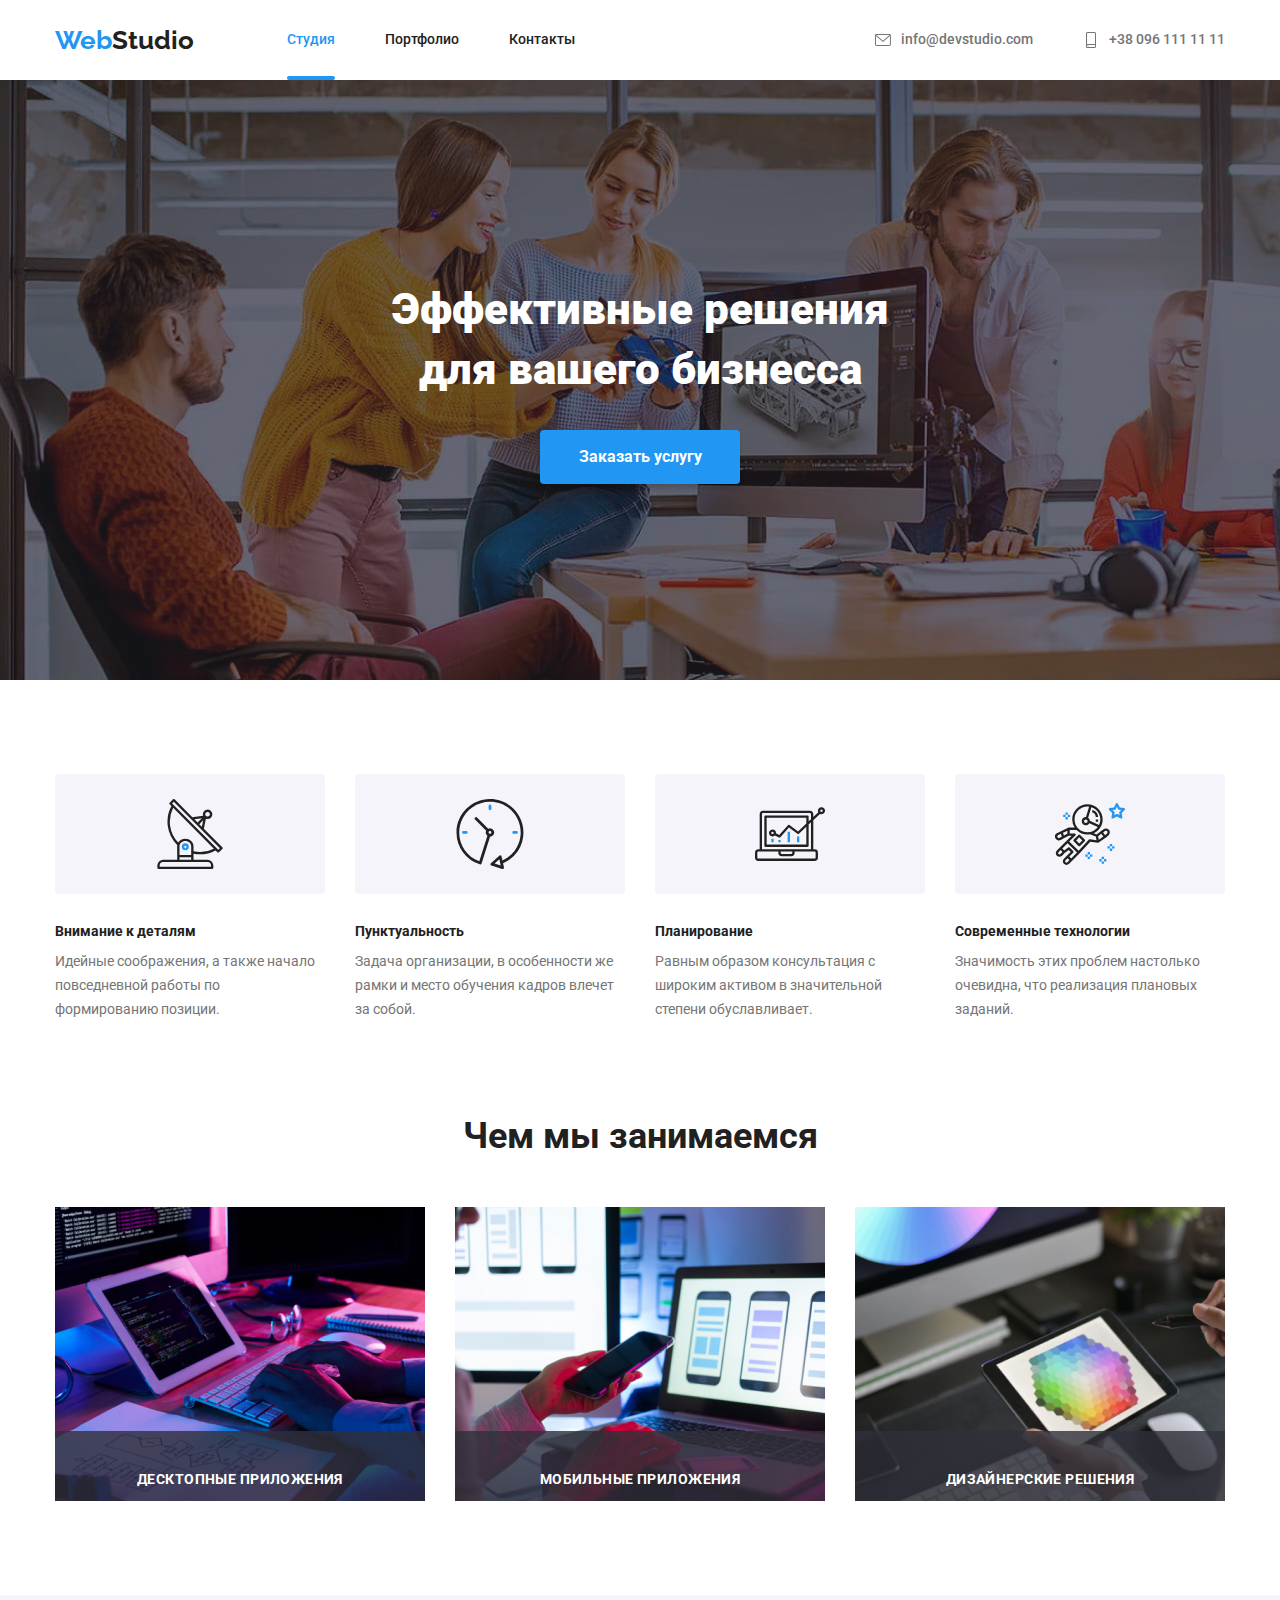
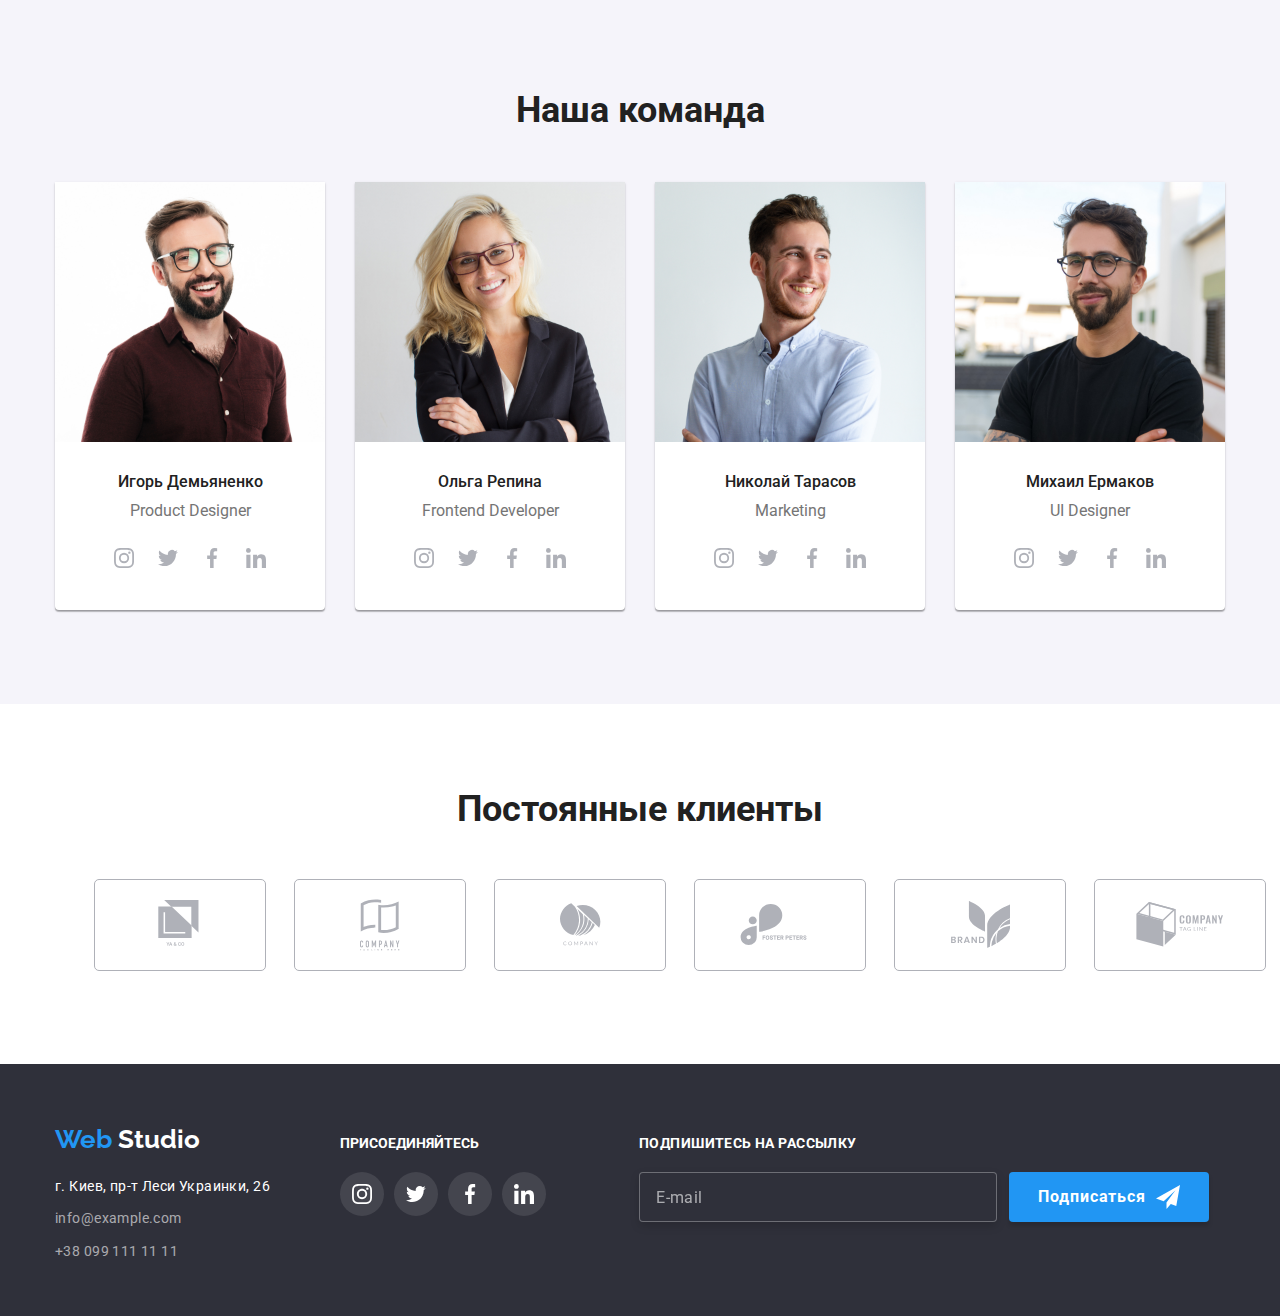
<file: index.html>
<!DOCTYPE html>
<html lang="ru">
  <head>
    <meta charset="UTF-8" />
    <meta name="viewport" content="width=device-width, initial-scale=1.0" />
    <title>Document</title>
    <link
      href="https://fonts.googleapis.com/css2?family=Raleway:wght@700&family=Roboto:wght@400;500;700;900&display=swap"
      rel="stylesheet"
    />
    <link rel="stylesheet" href="./css/normalize.css" />
    <link rel="stylesheet" href="./css/style.css" />
  </head>
  <body>
    <header class="head-navigate">
      <div class="container head">
        <nav class="navigate">
          <a href="./index.html" class="logo-link"
            ><span class="logo-web">Web</span
            ><span class="logo-studio">Studio</span></a
          >
          <ul class="site-nav list">
            <li class="item">
              <a href="" class="link current">Студия</a>
            </li>
            <li class="item">
              <a href="./portfolio.html" class="link">Портфолио</a>
            </li>
            <li class="item">
              <a href="" class="link">Контакты</a>
            </li>
          </ul>
        </nav>
        <ul class="contact-nav list">
          <li class="item">
            <a href="mailto:info@devstudio.com" class="link">
              <svg class="link-convert" width="16px" height="16px">
                <use href="./img/icon/symbol-defs2.svg#icon-convert"></use>
              </svg>
              info@devstudio.com</a
            >
          </li>
          <li class="item">
            <a href="tel:+30961111111" class="link">
              <svg class="link-tel" width="16px" height="16px">
                <use href="./img/icon/symbol-defs2.svg#icon-smartphone"></use>
              </svg>
              +38 096 111 11 11</a
            >
          </li>
        </ul>
      </div>
    </header>
    <main>
      <section class="hero">
        <h1>
          Эффективные решения<br />
          для вашего бизнесса
        </h1>
        <button class="hero-link" data-modal-open>Заказать услугу</button>
        <div class="backdrop is-hidden" data-modal>
          <div class="modal">
            <button class="modal-close-btn" data-modal-close>
              <svg class="icon-close" width="11px" height="11px">
                <use href="./img/icon/sprite-vector2.svg#icon-vector"></use>
              </svg>
            </button>
            <p class="modal-text">Оставьте свои данные, мы вам перезвоним</p>
            <form class="modal-form" autocomplete="off">
              <div class="form-field">
                <label class="form-label">
                  <span class="form-name">Имя</span>
                  <input type="text" class="form-input" name="client-name" />
                  <svg class="form-icon" width="18px" height="18px">
                    <use
                      href="./img/icon/sprite-form2.svg#icon-person-black-18dp-1"
                    ></use>
                  </svg>
                </label>
              </div>
              <div class="form-field">
                <label class="form-label">
                  <span class="form-name">Телефон</span>
                  <input type="tel" class="form-input" name="client-tel" />
                  <svg class="form-icon" width="18px" height="18px">
                    <use
                      href="./img/icon/sprite-form2.svg#icon-phone-black-18dp-1"
                    ></use>
                  </svg>
                </label>
              </div>
              <div class="form-field">
                <label class="form-label">
                  <span class="form-name">Почта</span>
                  <input type="email" class="form-input" name="client-mail" />
                  <svg class="form-icon" width="18px" height="18px">
                    <use
                      href="./img/icon/sprite-form2.svg#icon-email-black-18dp-1"
                    ></use>
                  </svg>
                </label>
              </div>
              <div class="form-field">
                <label class="form-label">
                  <span class="form-name">Комментарий</span>
                  <textarea
                    class="form-textarea"
                    name="client-comment"
                    rows="10"
                    placeholder="Введите текст"
                  ></textarea>
                </label>
              </div>
              <div class="checkbox-field">
                <label class="checkbox-label">
                  <input
                    class="checkbox-input"
                    type="checkbox"
                    name="license"
                    value=""
                    id="license"
                  />
                  <span class="checkbox-text"
                    >Соглашаюсь с рассылкой и принимаю
                    <a href="" class="checkbox-link"> Условия договора</a></span
                  >
                </label>
              </div>
              <button class="form-button" type="submit">Отправить</button>
            </form>
          </div>
        </div>
      </section>
      <section class="section advantage">
        <div class="container">
          <ul class="advantage-list list">
            <li class="item">
              <div class="advantage-icon">
                <svg class="icon-antenna" width="70px" height="70px">
                  <use href="./img/icon/symbol-defs2.svg#icon-antenna"></use>
                </svg>
              </div>
              <h3>Внимание к деталям</h3>
              <p>
                Идейные соображения, а также начало повседневной работы по
                формированию позиции.
              </p>
            </li>
            <li class="item">
              <div class="advantage-icon">
                <svg class="icon-clock" width="70px" height="70px">
                  <use href="./img/icon/symbol-defs2.svg#icon-clock"></use>
                </svg>
              </div>
              <h3>Пунктуальность</h3>
              <p>
                Задача организации, в особенности же рамки и место обучения
                кадров влечет за собой.
              </p>
            </li>
            <li class="item">
              <div class="advantage-icon">
                <svg class="icon-diagram" width="70px" height="70px">
                  <use href="./img/icon/symbol-defs2.svg#icon-diagram"></use>
                </svg>
              </div>
              <h3>Планирование</h3>
              <p>
                Равным образом консультация с широким активом в значительной
                степени обуславливает.
              </p>
            </li>
            <li class="item">
              <div class="advantage-icon">
                <svg class="icon-astronaut" width="70px" height="70px">
                  <use href="./img/icon/symbol-defs2.svg#icon-astronaut"></use>
                </svg>
              </div>
              <h3>Современные технологии</h3>
              <p>
                Значимость этих проблем настолько очевидна, что реализация
                плановых заданий.
              </p>
            </li>
          </ul>
        </div>
      </section>
      <section class="section works">
        <div class="container">
          <h2 class="works-title">Чем мы занимаемся</h2>
          <ul class="works-photo list">
            <li class="item">
              <img src="./img/box1.jpg" alt="фото1" width="370" height="294" />
              <div class="works-overlay">
                <p class="works-text">ДЕСКТОПНЫЕ ПРИЛОЖЕНИЯ</p>
              </div>
            </li>
            <li class="item">
              <img src="./img/box2.jpg" alt="фото2" width="370" height="294" />
              <div class="works-overlay">
                <p class="works-text">МОБИЛЬНЫЕ ПРИЛОЖЕНИЯ</p>
              </div>
            </li>
            <li class="item">
              <img src="./img/box3.jpg" alt="фото3" width="370" height="294" />
              <div class="works-overlay">
                <p class="works-text">ДИЗАЙНЕРСКИЕ РЕШЕНИЯ</p>
              </div>
            </li>
          </ul>
        </div>
      </section>
      <section class="section command">
        <div class="container">
          <h2 class="command-title">Наша команда</h2>
          <ul class="command-list list">
            <li class="comand-members">
              <img
                src="./img/demjanenko.jpg"
                alt="foto Demjanenko"
                width="270"
              />
              <div class="comands-names">
                <h3>Игорь Демьяненко</h3>
                <p>Product Designer</p>
                <ul class="button-list list">
                  <li>
                    <a
                      href=""
                      class="button-link"
                      aria-label="Ссылка на Instagram"
                    >
                      <svg class="icon-link" width="20px" height="20px">
                        <use
                          href="./img/icon/symbol-defs2.svg#icon-instagram1"
                        ></use>
                      </svg>
                    </a>
                  </li>
                  <li>
                    <a
                      href=""
                      class="button-link"
                      aria-label="Ссылка на Twitter"
                    >
                      <svg class="icon-link" width="20px" height="20px">
                        <use
                          href="./img/icon/symbol-defs2.svg#icon-twitter1"
                        ></use>
                      </svg>
                    </a>
                  </li>
                  <li>
                    <a
                      href=""
                      class="button-link"
                      aria-label="Ссылка на Facebook"
                    >
                      <svg class="icon-link" width="20px" height="20px">
                        <use
                          href="./img/icon/symbol-defs2.svg#icon-facebook1"
                        ></use>
                      </svg>
                    </a>
                  </li>
                  <li>
                    <a
                      href=""
                      class="button-link"
                      aria-label="Ссылка на Linkedin"
                    >
                      <svg class="icon-link" width="20px" height="20px">
                        <use
                          href="./img/icon/symbol-defs2.svg#icon-linkedin1"
                        ></use>
                      </svg>
                    </a>
                  </li>
                </ul>
              </div>
            </li>
            <li class="comand-members">
              <img src="./img/repina.jpg" alt="foto Repina" width="270" />
              <div class="comands-names">
                <h3>Ольга Репина</h3>
                <p>Frontend Developer</p>
                <ul class="button-list list">
                  <li>
                    <a
                      href=""
                      class="button-link"
                      aria-label="Ссылка на Instagram"
                    >
                      <svg class="icon-link" width="20px" height="20px">
                        <use
                          href="./img/icon/symbol-defs2.svg#icon-instagram1"
                        ></use>
                      </svg>
                    </a>
                  </li>
                  <li>
                    <a
                      href=""
                      class="button-link"
                      aria-label="Ссылка на Twitter"
                    >
                      <svg class="icon-link" width="20px" height="20px">
                        <use
                          href="./img/icon/symbol-defs2.svg#icon-twitter1"
                        ></use>
                      </svg>
                    </a>
                  </li>
                  <li>
                    <a
                      href=""
                      class="button-link"
                      aria-label="Ссылка на Facebook"
                    >
                      <svg class="icon-link" width="20px" height="20px">
                        <use
                          href="./img/icon/symbol-defs2.svg#icon-facebook1"
                        ></use>
                      </svg>
                    </a>
                  </li>
                  <li>
                    <a
                      href=""
                      class="button-link"
                      aria-label="Ссылка на Linkedin"
                    >
                      <svg class="icon-link" width="20px" height="20px">
                        <use
                          href="./img/icon/symbol-defs2.svg#icon-linkedin1"
                        ></use>
                      </svg>
                    </a>
                  </li>
                </ul>
              </div>
            </li>
            <li class="comand-members">
              <img src="./img/tarasov.jpg" alt="foto Ermakov" width="270" />
              <div class="comands-names">
                <h3>Николай Тарасов</h3>
                <p>Marketing</p>
                <ul class="button-list list">
                  <li>
                    <a
                      href=""
                      class="button-link"
                      aria-label="Ссылка на Instagram"
                    >
                      <svg class="icon-link" width="20px" height="20px">
                        <use
                          href="./img/icon/symbol-defs2.svg#icon-instagram1"
                        ></use>
                      </svg>
                    </a>
                  </li>
                  <li>
                    <a
                      href=""
                      class="button-link"
                      aria-label="Ссылка на Twitter"
                    >
                      <svg class="icon-link" width="20px" height="20px">
                        <use
                          href="./img/icon/symbol-defs2.svg#icon-twitter1"
                        ></use>
                      </svg>
                    </a>
                  </li>
                  <li>
                    <a
                      href=""
                      class="button-link"
                      aria-label="Ссылка на Facebook"
                    >
                      <svg class="icon-link" width="20px" height="20px">
                        <use
                          href="./img/icon/symbol-defs2.svg#icon-facebook1"
                        ></use>
                      </svg>
                    </a>
                  </li>
                  <li>
                    <a
                      href=""
                      class="button-link"
                      aria-label="Ссылка на Linkedin"
                    >
                      <svg class="icon-link" width="20px" height="20px">
                        <use
                          href="./img/icon/symbol-defs2.svg#icon-linkedin1"
                        ></use>
                      </svg>
                    </a>
                  </li>
                </ul>
              </div>
            </li>
            <li class="comand-members">
              <img src="./img/ermakov.jpg" alt="foto Ermakov" width="270" />
              <div class="comands-names">
                <h3>Михаил Ермаков</h3>
                <p>UI Designer</p>
                <ul class="button-list list">
                  <li>
                    <a
                      href=""
                      class="button-link"
                      aria-label="Ссылка на Instagram"
                    >
                      <svg class="icon-link" width="20px" height="20px">
                        <use
                          href="./img/icon/symbol-defs2.svg#icon-instagram1"
                        ></use>
                      </svg>
                    </a>
                  </li>
                  <li>
                    <a
                      href=""
                      class="button-link"
                      aria-label="Ссылка на Twitter"
                    >
                      <svg class="icon-link" width="20px" height="20px">
                        <use
                          href="./img/icon/symbol-defs2.svg#icon-twitter1"
                        ></use>
                      </svg>
                    </a>
                  </li>
                  <li>
                    <a
                      href=""
                      class="button-link"
                      aria-label="Ссылка на Facebook"
                    >
                      <svg class="icon-link" width="20px" height="20px">
                        <use
                          href="./img/icon/symbol-defs2.svg#icon-facebook1"
                        ></use>
                      </svg>
                    </a>
                  </li>
                  <li>
                    <a
                      href=""
                      class="button-link"
                      aria-label="Ссылка на Linkedin"
                    >
                      <svg class="icon-link" width="20px" height="20px">
                        <use
                          href="./img/icon/symbol-defs2.svg#icon-linkedin1"
                        ></use>
                      </svg>
                    </a>
                  </li>
                </ul>
              </div>
            </li>
          </ul>
        </div>
      </section>
      <section class="section clients">
        <div class="container">
          <h2>Постоянные клиенты</h2>
          <ul class="clients-list list">
            <li class="clients-item">
              <a
                href=""
                class="clients-link"
                aria-label="Cсылка на сайт клиента№1"
              >
                <svg class="clients-icon" width="45px" height="49px">
                  <use href="./img/icon/symbol-defs2.svg#icon-logo1"></use>
                </svg>
              </a>
            </li>
            <li class="clients-item">
              <a
                href=""
                class="clients-link"
                aria-label="Cсылка на сайт клиента№2"
              >
                <svg class="clients-icon" width="40px" height="52px">
                  <use href="./img/icon/symbol-defs2.svg#icon-logo2"></use>
                </svg>
              </a>
            </li>
            <li class="clients-item">
              <a
                href=""
                class="clients-link"
                aria-label="Cсылка на сайт клиента№3"
              >
                <svg class="clients-icon" width="41px" height="43px">
                  <use href="./img/icon/symbol-defs2.svg#icon-logo3"></use>
                </svg>
              </a>
            </li>
            <li class="clients-item">
              <a
                href=""
                class="clients-link"
                aria-label="Cсылка на сайт клиента№4"
              >
                <svg class="clients-icon" width="80px" height="42px">
                  <use href="./img/icon/symbol-defs2.svg#icon-logo4"></use>
                </svg>
              </a>
            </li>
            <li class="clients-item">
              <a
                href=""
                class="clients-link"
                aria-label="Cсылка на сайт клиента№5"
              >
                <svg class="clients-icon" width="59px" height="47px">
                  <use href="./img/icon/symbol-defs2.svg#icon-logo5"></use>
                </svg>
              </a>
            </li>
            <li class="clients-item">
              <a
                href=""
                class="clients-link"
                aria-label="Cсылка на сайт клиента№6"
              >
                <svg class="clients-icon" width="88px" height="45px">
                  <use href="./img/icon/symbol-defs2.svg#icon-logo6"></use>
                </svg>
              </a>
            </li>
          </ul>
        </div>
      </section>
    </main>
    <footer class="footer">
      <div class="container">
        <div class="main-contacts">
          <a href="./index.html" class="logo-link">
            <span class="logo-web">Web</span>
            <span class="logo-studio-footer">Studio</span>
          </a>
          <address class="adress">
            <span class="adress-name"
              >г. Киев, пр-т Леси Украинки, 26<br
            /></span>
            <a href="mailto:info@example.com" class="adress-mail"
              >info@example.com</a
            >
            <a href="tel:+380991111111" class="adress-tel">+38 099 111 11 11</a>
          </address>
        </div>
        <div class="networks">
          <p>ПРИСОЕДИНЯЙТЕСЬ</p>
          <ul class="networks-list list">
            <li class="networks-item">
              <a class="networks-link" href="">
                <svg class="networks-icon" width="20px" height="20px">
                  <use href="./img/icon/symbol-defs2.svg#icon-instagram2"></use>
                </svg>
              </a>
            </li>
            <li class="networks-item">
              <a class="networks-link" href="">
                <svg class="networks-icon" width="20px" height="20px">
                  <use href="./img/icon/symbol-defs2.svg#icon-twitter2"></use>
                </svg>
              </a>
            </li>
            <li class="networks-item">
              <a class="networks-link" href="">
                <svg class="networks-icon" width="20px" height="20px">
                  <use href="./img/icon/symbol-defs2.svg#icon-facebook2"></use>
                </svg>
              </a>
            </li>
            <li class="networks-item">
              <a class="networks-link" href="">
                <svg class="networks-icon" width="20px" height="20px">
                  <use href="./img/icon/symbol-defs2.svg#icon-linkedin2"></use>
                </svg>
              </a>
            </li>
          </ul>
        </div>
        <div class="form-area">
          <b>Подпишитесь на рассылку</b>
          <form class="footer-form" autocomplete="off">
            <input
              class="form-area-input"
              type="email"
              name="mail"
              id="mail"
              placeholder="E-mail"
            />
            <button class="footer-form-button" type="submit">
              Подписаться
              <svg class="footer-form-icon" width="24px" height="24px">
                <use href="./img/icon/sprite-form2.svg#icon-send"></use>
              </svg>
            </button>
          </form>
        </div>
      </div>
    </footer>
    <script src="./js/modal.js"></script>
  </body>
</html>
</file>
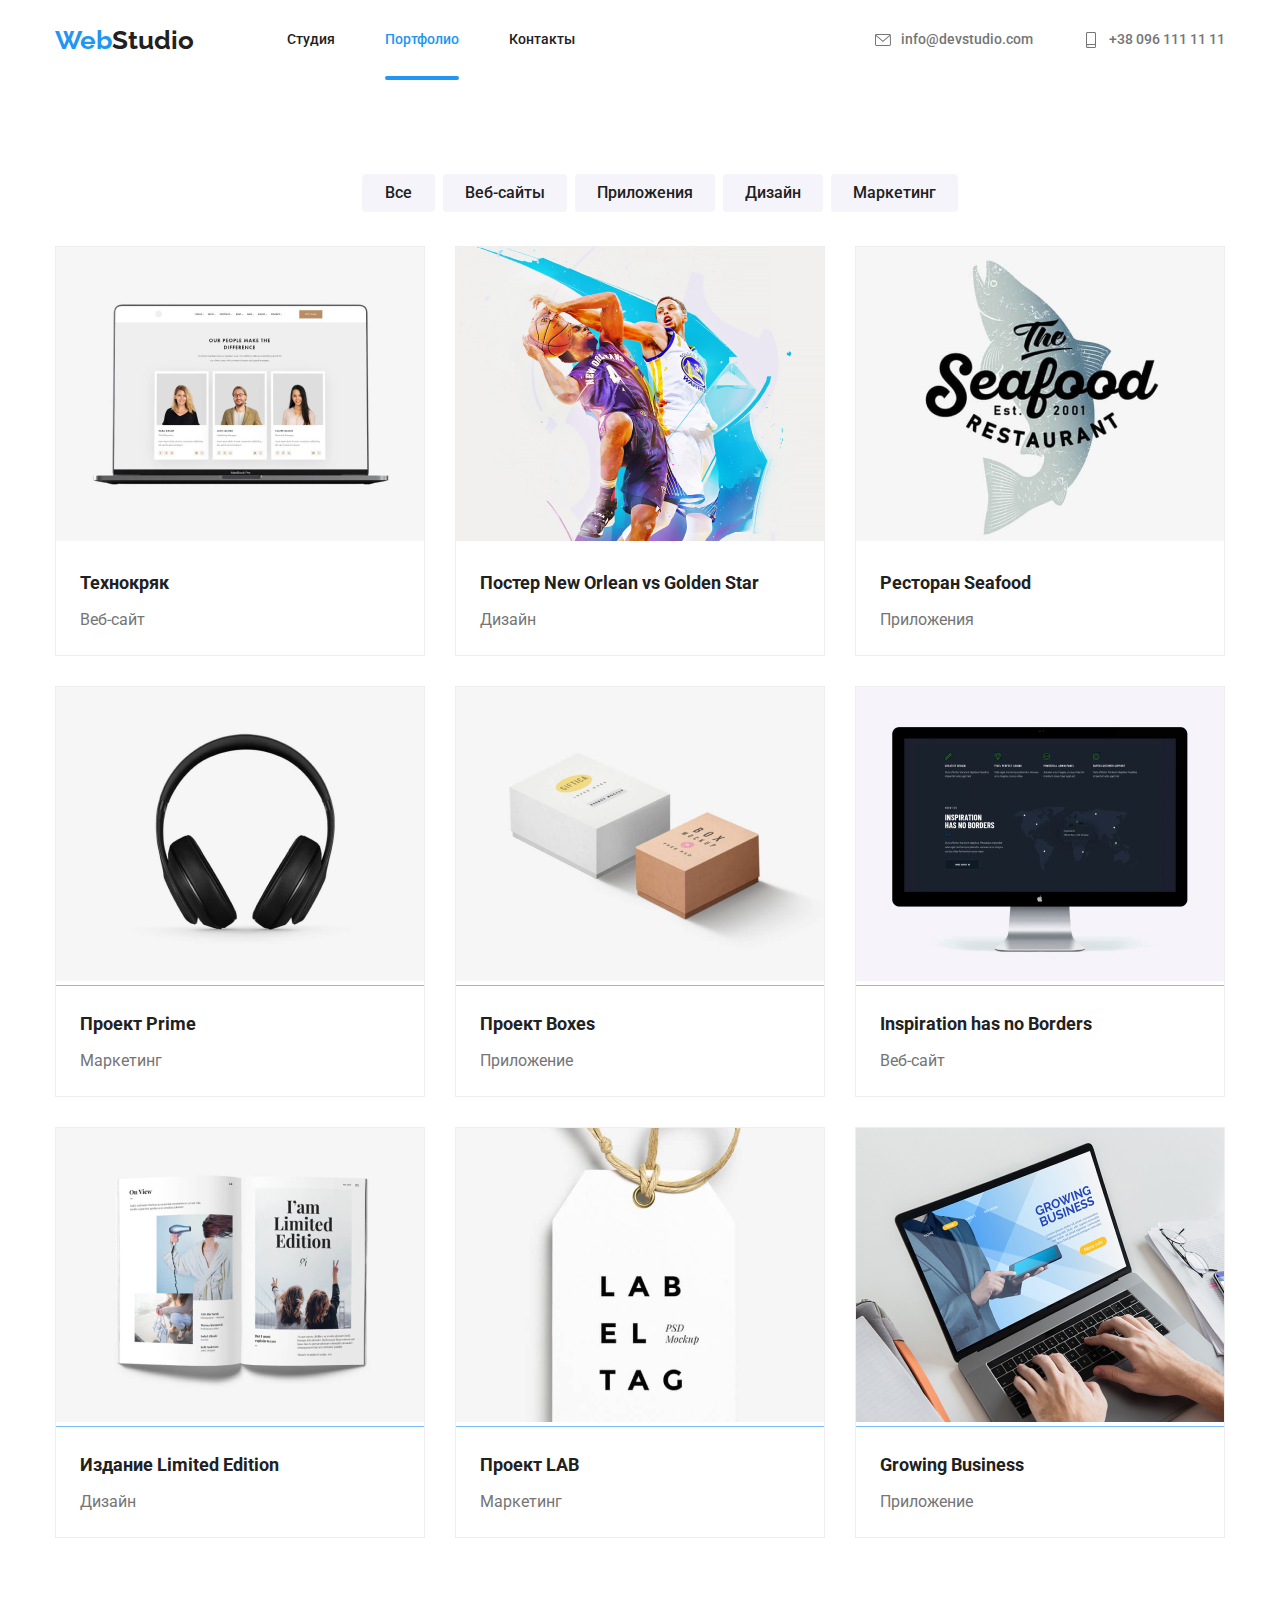
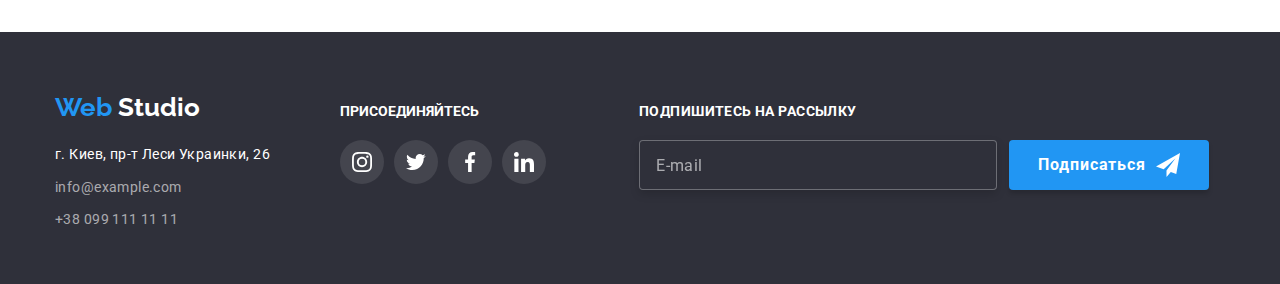
<file: portfolio.html>
<!DOCTYPE html>
<html lang="en">
  <head>
    <meta charset="UTF-8" />
    <meta name="viewport" content="width=device-width, initial-scale=1.0" />
    <title>Портфолио</title>
    <link
      href="https://fonts.googleapis.com/css2?family=Raleway:wght@700&family=Roboto:wght@400;500;700;900&display=swap"
      rel="stylesheet"
    />
    <link rel="stylesheet" href="./css/normalize.css" />
    <link rel="stylesheet" href="./css/style.css" />
  </head>
  <body>
    <header class="head-navigate">
      <div class="container head">
        <nav class="navigate">
          <a href="./index.html" class="logo-link"
            ><span class="logo-web">Web</span
            ><span class="logo-studio">Studio</span></a
          >
          <ul class="site-nav list">
            <li class="item">
              <a href="./index.html" class="link">Студия</a>
            </li>
            <li class="item">
              <a href="./portfolio.html" class="link current">Портфолио</a>
            </li>
            <li class="item">
              <a href="" class="link">Контакты</a>
            </li>
          </ul>
        </nav>
        <ul class="contact-nav list">
          <li class="item">
            <a href="mailto:info@devstudio.com" class="link">
              <svg class="link-convert" width="16px" height="16px">
                <use href="./img/icon/symbol-defs2.svg#icon-convert"></use>
              </svg>
              info@devstudio.com</a
            >
          </li>
          <li class="item">
            <a href="tel:+30961111111" class="link">
              <svg class="link-tel" width="16px" height="16px">
                <use href="./img/icon/symbol-defs2.svg#icon-smartphone"></use>
              </svg>
              +38 096 111 11 11</a
            >
          </li>
        </ul>
      </div>
    </header>
    <main>
      <section class="portfolio">
        <div class="container">
          <ul class="features-list list">
            <li class="item">
              <a href="">Все</a>
            </li>
            <li class="item">
              <a href="">Веб-сайты</a>
            </li>
            <li class="item">
              <a href="">Приложения</a>
            </li>
            <li class="item">
              <a href="">Дизайн</a>
            </li>
            <li class="item">
              <a href="">Маркетинг</a>
            </li>
          </ul>
          <ul class="services-list list">
            <li class="item">
              <a class="services-link" href="">
                <div class="services-cover">
                  <img src="./img/tehno.jpg" alt="пример сайта" />
                  <div class="services-overlay">
                    <p class="services-text">
                      Технокряк это современная площадка распространения
                      коронавируса. Компании используют эту платформу для
                      цифрового шпионажа и атак на защищённые сервера
                      конкурентов.
                    </p>
                  </div>
                </div>
                <div class="services-names">
                  <h2 class="">Технокряк</h2>
                  <p>Веб-сайт</p>
                </div>
              </a>
            </li>
            <li class="item">
              <a class="services-link" href="">
                <div class="services-cover">
                  <img src="./img/poster.jpg" alt="пример сайта" />
                  <div class="services-overlay">
                    <p class="services-text">
                      Технокряк это современная площадка распространения
                      коронавируса. Компании используют эту платформу для
                      цифрового шпионажа и атак на защищённые сервера
                      конкурентов.
                    </p>
                  </div>
                </div>
                <div class="services-names">
                  <h2>Постер New Orlean vs Golden Star</h2>
                  <p>Дизайн</p>
                </div>
              </a>
            </li>
            <li class="item">
              <a class="services-link" href="">
                <div class="services-cover">
                  <img src="./img/seafood.jpg" alt="пример сайта" />
                  <div class="services-overlay">
                    <p class="services-text">
                      Технокряк это современная площадка распространения
                      коронавируса. Компании используют эту платформу для
                      цифрового шпионажа и атак на защищённые сервера
                      конкурентов.
                    </p>
                  </div>
                </div>
                <div class="services-names">
                  <h2>Ресторан Seafood</h2>
                  <p>Приложения</p>
                </div>
              </a>
            </li>
            <li class="item">
              <a class="services-link" href="">
                <div class="services-cover">
                  <img src="./img/prime.jpg" alt="пример сайта" />
                  <div class="services-overlay">
                    <p class="services-text">
                      Технокряк это современная площадка распространения
                      коронавируса. Компании используют эту платформу для
                      цифрового шпионажа и атак на защищённые сервера
                      конкурентов.
                    </p>
                  </div>
                </div>
                <div class="services-names">
                  <h2>Проект Prime</h2>
                  <p>Маркетинг</p>
                </div>
              </a>
            </li>
            <li class="item">
              <a class="services-link" href="">
                <div class="services-cover">
                  <img src="./img/boxes.jpg" alt="пример сайта" />
                  <div class="services-overlay">
                    <p class="services-text">
                      Технокряк это современная площадка распространения
                      коронавируса. Компании используют эту платформу для
                      цифрового шпионажа и атак на защищённые сервера
                      конкурентов.
                    </p>
                  </div>
                </div>
                <div class="services-names">
                  <h2>Проект Boxes</h2>
                  <p>Приложение</p>
                </div>
              </a>
            </li>
            <li class="item">
              <a class="services-link" href="">
                <div class="services-cover">
                  <img
                    src="./img/InspirationhasnoBorders.jpg"
                    alt="пример сайта"
                  />
                  <div class="services-overlay">
                    <p class="services-text">
                      Технокряк это современная площадка распространения
                      коронавируса. Компании используют эту платформу для
                      цифрового шпионажа и атак на защищённые сервера
                      конкурентов.
                    </p>
                  </div>
                </div>
                <div class="services-names">
                  <h2>Inspiration has no Borders</h2>
                  <p>Веб-сайт</p>
                </div>
              </a>
            </li>
            <li class="item">
              <a class="services-link" href="">
                <div class="services-cover">
                  <img src="./img/limitededition.jpg" alt="пример сайта" />
                  <div class="services-overlay">
                    <p class="services-text">
                      Технокряк это современная площадка распространения
                      коронавируса. Компании используют эту платформу для
                      цифрового шпионажа и атак на защищённые сервера
                      конкурентов.
                    </p>
                  </div>
                </div>
                <div class="services-names">
                  <h2>Издание Limited Edition</h2>
                  <p>Дизайн</p>
                </div>
              </a>
            </li>
            <li class="item">
              <a class="services-link" href="">
                <div class="services-cover">
                  <img src="./img/labeltag.jpg" alt="пример сайта" />
                  <div class="services-overlay">
                    <p class="services-text">
                      Технокряк это современная площадка распространения
                      коронавируса. Компании используют эту платформу для
                      цифрового шпионажа и атак на защищённые сервера
                      конкурентов.
                    </p>
                  </div>
                </div>
                <div class="services-names">
                  <h2>Проект LAB</h2>
                  <p>Маркетинг</p>
                </div>
              </a>
            </li>
            <li class="item">
              <a class="services-link" href="">
                <div class="services-cover">
                  <img src="./img/growingbussines.jpg" alt="пример сайта" />
                  <div class="services-overlay">
                    <p class="services-text">
                      Технокряк это современная площадка распространения
                      коронавируса. Компании используют эту платформу для
                      цифрового шпионажа и атак на защищённые сервера
                      конкурентов.
                    </p>
                  </div>
                </div>
                <div class="services-names">
                  <h2>Growing Business</h2>
                  <p>Приложение</p>
                </div>
              </a>
            </li>
          </ul>
        </div>
      </section>
    </main>
    <footer class="footer">
      <div class="container">
        <div class="main-contacts">
          <a href="./index.html" class="logo-link">
            <span class="logo-web">Web</span>
            <span class="logo-studio-footer">Studio</span>
          </a>
          <address class="adress">
            <span class="adress-name"
              >г. Киев, пр-т Леси Украинки, 26<br
            /></span>
            <a href="mailto:info@example.com" class="adress-mail"
              >info@example.com</a
            >
            <a href="tel:+380991111111" class="adress-tel">+38 099 111 11 11</a>
          </address>
        </div>
        <div class="networks">
          <p>ПРИСОЕДИНЯЙТЕСЬ</p>
          <ul class="networks-list list">
            <li class="networks-item">
              <a class="networks-link" href="">
                <svg class="networks-icon" width="20px" height="20px">
                  <use href="./img/icon/symbol-defs2.svg#icon-instagram2"></use>
                </svg>
              </a>
            </li>
            <li class="networks-item">
              <a class="networks-link" href="">
                <svg class="networks-icon" width="20px" height="20px">
                  <use href="./img/icon/symbol-defs2.svg#icon-twitter2"></use>
                </svg>
              </a>
            </li>
            <li class="networks-item">
              <a class="networks-link" href="">
                <svg class="networks-icon" width="20px" height="20px">
                  <use href="./img/icon/symbol-defs2.svg#icon-facebook2"></use>
                </svg>
              </a>
            </li>
            <li class="networks-item">
              <a class="networks-link" href="">
                <svg class="networks-icon" width="20px" height="20px">
                  <use href="./img/icon/symbol-defs2.svg#icon-linkedin2"></use>
                </svg>
              </a>
            </li>
          </ul>
        </div>
        <div class="form-area">
          <b>Подпишитесь на рассылку</b>
          <form class="footer-form" autocomplete="off">
            <input
              class="form-area-input"
              type="email"
              name="mail"
              id="mail"
              placeholder="E-mail"
            />
            <button class="footer-form-button" type="submit">
              Подписаться
              <svg class="footer-form-icon" width="24px" height="24px">
                <use href="./img/icon/sprite-form2.svg#icon-send"></use>
              </svg>
            </button>
          </form>
        </div>
      </div>
    </footer>
  </body>
</html>
</file>
<file: css/style.css>
html {
  box-sizing: border-box;
}

*,
*::before,
*::after {
  box-sizing: inherit;
}

:root {
  --main-text-color: #757575;
  --title-text-color: #212121;
  --accent-color: #2196f3;
  --white-color: #ffffff;
  --second-background-color: #f5f4fa;
  --footer-background-color: #2f303a;
  --link-footer-color: rgba(255, 255, 255, 0.6);
  --link-color: #afb1b8;
  --network-color: rgba(255, 255, 255, 0.1);
  --works-overlay-color: rgba(47, 48, 58, 0.8);
  --backdrop-color: rgba(0, 0, 0, 0.2);
  --placeholder-color: rgba(117, 117, 117, 0.5);
  --form-input-color: rgba(33, 33, 33, 0.2);
}

body {
  color: var(--main-text-color);
  margin: 0;
  font-family: Roboto, sans-serif;
}

a,
button {
  cursor: pointer;
}

.list {
  list-style: none;
}

.container {
  width: 1200px;
  padding-left: 15px;
  padding-right: 15px;
  margin-left: auto;
  margin-right: auto;
}

.head-navigate {
  height: 80px;
}

.container.head {
  height: 80px;
  display: flex;
  align-items: center;
}

.navigate {
  display: flex;
  align-items: center;
}

.logo-link {
  font-family: Raleway, sans-serif;
  font-weight: 700;
  font-size: 26px;
  line-height: 1.19;
  color: var(--accent-color);
  text-decoration: none;
}

.logo-studio {
  color: var(--title-text-color);
}

.site-nav {
  margin-left: 93px;
  padding: 0px;
  display: flex;
  margin-top: 0px;
  margin-bottom: 0px;
}

.site-nav .item:not(:last-child) {
  margin-right: 50px;
}

.site-nav .link {
  display: block;
  padding-top: 32px;
  padding-bottom: 32px;

  transition: color 250ms cubic-bezier(0.4, 0, 0.2, 1);

  color: var(--title-text-color);
  font-weight: 500;
  font-size: 14px;
  line-height: 1.14;
  text-decoration: none;
}

.site-nav .link.current {
  position: relative;
  color: var(--accent-color);
}

.site-nav .link.current::after {
  content: '';
  position: absolute;
  bottom: 0;
  left: 0;
  width: 100%;
  height: 4px;
  border-radius: 2px;
  background-color: var(--accent-color);
}

.site-nav .link:hover,
.site-nav .link:focus,
.contact-nav .link:hover,
.contact-nav .link:focus {
  color: var(--accent-color);
}

.contact-nav {
  display: flex;
  margin-top: 0px;
  margin-bottom: 0px;
  margin-left: auto;
  padding: 0px;
}

.contact-nav .item + .item {
  margin-left: 50px;
}

.contact-nav .link {
  display: inline-flex;
  align-items: center;
  padding-top: 32px;
  padding-bottom: 32px;
  margin: 0px;

  transition: color 250ms cubic-bezier(0.4, 0, 0.2, 1);

  color: var(--main-text-color);
  font-family: Roboto, sans-serif;
  font-weight: 500;
  font-size: 14px;
  line-height: 1.14;
  text-decoration: none;
}

.link-convert,
.link-tel {
  fill: currentColor;
  margin-right: 10px;
}

.hero {
  height: 600px;
  max-width: 1600px;
  padding: 200px 0px;
  margin-top: 0px;
  margin-bottom: 0px;
  margin-left: auto;
  margin-right: auto;
  text-align: center;
  background-color: #2f303a;
  background-image: linear-gradient(
      to right,
      rgba(47, 48, 58, 0.4),
      rgba(47, 48, 58, 0.4)
    ),
    url(../img/hero-mod.jpg);
}

.hero h1 {
  margin-top: 0px;
  margin-bottom: 30px;

  color: var(--white-color);
  font-weight: 900;
  font-size: 44px;
  line-height: 1.36;
}

.section h2,
.section h3 {
  color: var(--title-text-color);
}

.hero-link {
  display: inline-block;
  min-width: 200px;
  box-shadow: 0px 4px 4px rgba(0, 0, 0, 0.15);
  border-radius: 4px;
  padding: 10px 32px;
  text-align: center;
  margin-left: auto;

  color: var(--white-color);
  background-color: var(--accent-color);
  font-family: inherit;
  font-weight: 700;
  font-size: 16px;
  line-height: 1.9;
  text-align: center;
  text-decoration: none;
  outline: none;
  border-color: transparent;
}

.backdrop {
  position: fixed;
  top: 0;
  left: 0;
  width: 100%;
  height: 100%;
  background-color: var(--backdrop-color);
  opacity: 1;
  z-index: 3;
  transition: opacity 200ms cubic-bezier(0.4, 0, 0.2, 1);
}

.backdrop.is-hidden {
  visibility: hidden;
  opacity: 0;
  pointer-events: none;
}

.backdrop.is-hidden .modal {
  transform: translate(-50%, -50%) scale(0.1);
}

.modal {
  position: absolute;
  z-index: 3;
  top: 50%;
  left: 50%;
  transform: translate(-50%, -50%) scale(1);

  transition: transform 500ms cubic-bezier(0.4, 0, 0.2, 1);

  min-width: 528px;
  min-height: 581px;

  padding-top: 40px;
  padding-bottom: 40px;

  background-color: var(--white-color);
  box-shadow: 0px 1px 3px rgba(0, 0, 0, 0.12), 0px 1px 1px rgba(0, 0, 0, 0.14),
    0px 2px 1px rgba(0, 0, 0, 0.2);
  border-radius: 4px;
}

.modal-close-btn {
  position: absolute;
  top: 8px;
  right: 8px;

  display: inline-flex;
  justify-content: center;
  align-items: center;
  width: 30px;
  height: 30px;
  border-radius: 50%;
  border: 1px solid rgba(0, 0, 0, 0.1);
  background-color: var(--white-color);
  cursor: pointer;
  outline: none;
}

.icon-close:hover,
.icon-close:focus {
  fill: var(--accent-color);
}

.modal-text {
  margin-bottom: 30px;
  font-weight: 700;
  font-size: 20px;
  line-height: 1.15;
  text-align: center;
  letter-spacing: 0.03em;
  color: var(--title-text-color);
}

.form-field {
  padding-left: 40px;
  padding-right: 40px;
  margin-bottom: 28px;
  text-align: start;
}

.form-label {
  display: flex;
  flex-direction: column;
  position: relative;
}

.form-name {
  margin-bottom: 4px;
  font-family: inherit;
  font-weight: 400;
  font-size: 12px;
  line-height: 1.17;
  letter-spacing: 0.01em;
  color: var(--main-text-color);
}

.form-input {
  height: 40px;

  margin: 0px;
  padding: 12px 42px;

  border: 1px solid var(--form-input-color);
  border-radius: 4px;
  outline: none;
  cursor: pointer;

  transition: border 250ms cubic-bezier(0.4, 0, 0.2, 1);
}

.form-input:focus {
  border: 1px solid var(--accent-color);
}

.form-input:focus + .form-icon {
  fill: var(--accent-color);
}

.form-icon {
  position: absolute;

  left: 12px;
  top: 50%;

  transition: fill 250ms cubic-bezier(0.4, 0, 0.2, 1);
}

.form-textarea {
  padding: 12px 16px;
  margin-bottom: -8px;
  resize: none;
  outline: none;
  border: 1px solid var(--form-input-color);
  transition: border 250ms cubic-bezier(0.4, 0, 0.2, 1);
  cursor: pointer;
}

.form-textarea:focus {
  border: 1px solid var(--accent-color);
}

.form-textarea::placeholder {
  font-family: inherit;
  font-weight: 400;
  font-size: 12px;
  line-height: 1.17;
  letter-spacing: 0.01em;
  color: var(--placeholder-color);
}

.checkbox-field {
  padding-left: 52px;
  padding-right: 51px;
  margin-bottom: 30px;
}

.checkbox-label {
  font-size: 14px;
  line-height: 1.71;
  letter-spacing: 0.03em;
  color: var(--main-text-color);
}

.checkbox-input {
  -webkit-appearance: none;
  -moz-appearance: none;
  appearance: none;
}

.checkbox-text:before {
  content: '';
  display: inline-block;
  width: 16px;
  height: 16px;
  border: 2px solid #212121;
  border-radius: 2px;
  margin-right: 8px;
  transition: all 250ms cubic-bezier(0.4, 0, 0.2, 1);
  vertical-align: middle;
}

.checkbox-input:checked + .checkbox-text:before {
  background-color: var(--accent-color);
  background-image: url(../img/icon/iconcheck.svg);
  background-origin: border-box;
  border-color: transparent;
}

.checkbox-link {
  font-family: inherit;
  color: var(--accent-color);
  text-decoration-line: underline;
}

.form-button {
  display: inline-block;
  width: 200px;
  height: 50px;
  background-color: var(--accent-color);
  font-family: inherit;
  font-weight: 700;
  font-size: 16px;
  line-height: 1.88;
  letter-spacing: 0.06em;
  color: var(--white-color);
  cursor: pointer;
  outline: none;
  border-color: transparent;
}

.section.advantage {
  padding-bottom: 94px;
  padding-top: 94px;
}

.advantage-list {
  display: flex;
  flex-wrap: wrap;
  padding-left: 0px;
  margin: 0px;
}

.advantage-list .item {
  width: 270px;
}

.advantage-list .item:not(:last-child) {
  margin-right: 30px;
}

.advantage-icon {
  display: flex;
  width: 270px;
  height: 120px;
  justify-content: center;
  align-items: center;
  margin-bottom: 30px;
  background-color: var(--second-background-color);
  border: 0px;
  border-radius: 4px;
}

.advantage h3 {
  margin-top: 0;
  margin-bottom: 10px;

  font-weight: 700;
  font-size: 14px;
  line-height: 1.14;
}

.advantage p {
  margin: 0px;

  font-weight: 400;
  font-size: 14px;
  line-height: 1.7;
}

.section.works {
  margin-bottom: 0px;
  padding-bottom: 94px;
}

.works-title {
  margin-bottom: 50px;
  margin-top: 0px;

  font-weight: 700;
  font-size: 36px;
  line-height: 1.17;
  text-align: center;
}

.works-photo {
  display: flex;
  margin: 0;
  padding-left: 0;
}

.works-photo .item {
  position: relative;
  z-index: 0;
  width: 370px;
  margin-right: 30px;
}

.works-photo .item:last-child {
  margin-right: 0;
}

.works-photo .item img {
  display: block;
  max-width: 100%;
  height: auto;
}

.works-overlay {
  position: absolute;
  z-index: 1;

  bottom: 0;
  left: 0;
  width: 100%;
  height: 70px;
  background-color: var(--works-overlay-color);
}

.works-text {
  padding-bottom: 27px;
  padding-top: 27px;

  font-family: inherit;
  font-weight: 700;
  font-style: normal;
  font-size: 14px;
  line-height: 1.14;
  text-align: center;
  letter-spacing: 0.03em;
  color: var(--white-color);
}

.section.command {
  background-color: var(--second-background-color);
  padding-top: 94px;
  padding-bottom: 94px;
}

.command-title {
  margin-bottom: 50px;
  margin-top: 0px;

  font-weight: 700;
  font-size: 36px;
  line-height: 1.17;
  text-align: center;
}

.command-list {
  display: flex;
  padding-left: 0px;
  margin: 0;
}

.comand-members {
  width: 270px;
  margin-right: 30px;

  background-color: var(--white-color);
  box-shadow: 0px 1px 3px rgba(0, 0, 0, 0.12), 0px 1px 1px rgba(0, 0, 0, 0.14),
    0px 2px 1px rgba(0, 0, 0, 0.2);
  border-radius: 0px 0px 4px 4px;
}

.comand-members img {
  display: block;
  border-radius: 0px;
}

.comand-members:last-child {
  margin: 0px;
}
.command h3 {
  margin-bottom: 10px;
  margin-top: 0px;

  font-weight: 500;
  font-size: 16px;
  line-height: 1.19;
  text-align: center;
}

.command p {
  margin-top: 0px;
  margin-bottom: 0px;

  font-weight: 400;
  font-size: 16px;
  line-height: 1.19;
  text-align: center;
}

.comands-names {
  padding: 30px 32px 30px 32px;
}

.comand-members {
  margin-bottom: 0px;
}

.button-list {
  display: flex;
  width: 206px;
  height: 44px;
  margin-top: 16px;
  margin-left: 0px;
  justify-content: center;
  padding-left: 0px;
}

.button-link {
  display: inline-flex;
  justify-content: center;
  align-items: center;
  width: 44px;
  height: 44px;

  transition: color 250ms cubic-bezier(0.4, 0, 0.2, 1),
    background-color 250ms cubic-bezier(0.4, 0, 0.2, 1);

  margin-right: 22px;
  color: var(--link-color);
  border-radius: 50%;
}

.button-link:last-child {
  margin-right: 0;
}

.button-link:hover,
.button-link:focus {
  color: var(--white-color);
  background-color: var(--accent-color);
}

.icon-link {
  fill: currentColor;
}

.clients {
  margin-bottom: 0;
  margin-top: 0;
  padding-top: 84px;
  padding-bottom: 94px;
  text-align: center;
}

.clients h2 {
  margin-top: 0;
  margin-bottom: 50px;

  font-style: 700;
  font-size: 36px;
  line-height: 1.17;
}

.clients-list {
  display: flex;
  justify-content: space-between;
  margin-top: 0px;
  margin-bottom: 0px;
  margin-left: 0px;
}

.clients-item {
  margin-right: 30px;
  width: 170px;
  height: 90px;
}

.clients-item:last-child {
  margin-right: 0;
}

.clients-link {
  display: inline-flex;
  width: 170px;
  height: 90px;
  justify-content: center;

  transition: all 250ms cubic-bezier(0.4, 0, 0.2, 1);

  border-radius: 4px;
  outline: 1px solid var(--link-color);
  align-items: center;
  color: var(--link-color);
}

.clients-link:hover,
.clients-link:focus {
  outline: 1px solid var(--accent-color);
  color: var(--accent-color);
}

.clients-icon {
  fill: currentColor;
}

.footer {
  background-color: var(--footer-background-color);
  margin-left: auto;
  margin-right: auto;
}

.footer > .container {
  display: flex;
  align-items: baseline;
  height: 252px;
  padding-top: 60px;
  padding-bottom: 60px;
}

.logo-studio-footer,
.adress-name {
  color: var(--white-color);
}

.adress {
  margin-top: 20px;
  font-family: inherit;
  font-style: normal;
  font-weight: 400;
  font-size: 14px;
  line-height: 1.7;
  letter-spacing: 0.03em;
}

.adress-name {
  display: block;
  margin-bottom: 9px;
}

.adress-mail {
  display: block;
  margin-bottom: 9px;
}

.adress a {
  color: var(--link-footer-color);
  text-decoration: none;
  transition: color 250ms cubic-bezier(0.4, 0, 0.2, 1);
}

.adress a:hover,
.adress a:focus {
  color: var(--accent-color);
}

.networks {
  width: 206px;
  margin-left: 70px;
}

.networks p {
  font-weight: 700;
  font-size: 14px;
  line-height: 1.14;
  color: var(--white-color);
  margin-top: 0;
  margin-bottom: 20px;
}

.networks-list {
  display: flex;
  padding-left: 0;
  margin-top: 0px;
  margin-bottom: 0px;
}

.networks-link {
  width: 44px;
  height: 44px;
  display: inline-flex;
  align-items: center;
  justify-content: center;

  transition: background-color 250ms cubic-bezier(0.4, 0, 0.2, 1);

  padding: 0px;
  line-height: 0px;
  margin-right: 10px;
  background-color: var(--network-color);
  border-radius: 50%;
}

.networks-link:hover,
.networks-link:focus {
  background-color: var(--accent-color);
}

.networks-list .item:last-child {
  margin-right: 0;
}

.form-area {
  margin-left: 93px;
}

.form-area b {
  font-weight: 700;
  font-size: 14px;
  line-height: 1.14;
  letter-spacing: 0.03em;
  text-transform: uppercase;
  color: var(--white-color);
}

.footer-form {
  display: flex;
  align-items: center;
  margin-top: 20px;
}

.form-area-input {
  display: inline-block;
  width: 358px;
  height: 50px;
  padding: 15px 16px;
  margin-right: 12px;
  outline: none;
  border: 1px solid rgba(255, 255, 255, 0.3);
  filter: drop-shadow(0px 4px 4px rgba(0, 0, 0, 0.15));
  border-radius: 4px;
  background-color: var(--footer-background-color);

  font-family: inherit;
  font-weight: 400;
  font-size: 16px;
  line-height: 1.25;
  letter-spacing: 0.03em;
  color: var(--link-footer-color);
}

.form-area-input::placeholder {
  font-family: inherit;
  font-weight: 400;
  font-size: 16px;
  line-height: 1.25;
  letter-spacing: 0.03em;
  color: var(--link-footer-color);
}

.footer-form-button {
  display: inline-flex;
  align-items: center;
  justify-content: center;
  width: 200px;
  height: 50px;
  box-shadow: 0px 4px 4px rgba(0, 0, 0, 0.15);
  border-radius: 4px;
  outline: none;
  border-color: transparent;
  background-color: var(--accent-color);

  font-family: inherit;
  font-weight: 700;
  font-size: 16px;
  line-height: 1.88;
  letter-spacing: 0.06em;
  color: var(--white-color);
}

.footer-form-icon {
  margin-left: 10px;
}

.portfolio {
  padding-top: 94px;
  padding-bottom: 94px;
}

.features-list {
  display: flex;
  justify-content: center;
  margin-top: 0px;
  margin-bottom: 34px;
}

.features-list .item:not(:last-child) {
  margin-right: 8px;
}

.features-list a {
  display: inline-block;
  min-width: 73px;
  border-radius: 4px;
  padding: 6px 22px;

  transition: all 250ms cubic-bezier(0.4, 0, 0.2, 1);

  color: var(--title-text-color);
  background-color: var(--second-background-color);
  font-family: inherit;
  font-style: normal;
  font-weight: 500;
  font-size: 16px;
  line-height: 1.6;
  text-align: center;
  text-decoration: none;
}

.features-list a:hover,
.features-list a:focus {
  color: var(--white-color);
  background-color: var(--accent-color);
  box-shadow: 0px 3px 1px rgba(0, 0, 0, 0.1), 0px 1px 2px rgba(0, 0, 0, 0.08),
    0px 2px 2px rgba(0, 0, 0, 0.12);
  border-radius: 4px;
}

.services-list {
  display: flex;
  flex-wrap: wrap;
  margin-top: 0px;
  margin-bottom: 0px;
  padding-left: 0px;
}

.services-list .item {
  width: 370px;
  margin-right: 30px;
  margin-bottom: 30px;
  border: 1px solid #eeeeee;
}

.services-link {
  display: block;
  text-decoration: none;
  transition: box-shadow 250ms cubic-bezier(0.4, 0, 0.2, 1);
}

.services-cover {
  position: relative;
  overflow: hidden;
}

.services-link:hover,
.services-link:focus {
  box-shadow: 0px 1px 1px rgba(0, 0, 0, 0.12), 0px 4px 4px rgba(0, 0, 0, 0.06),
    1px 4px 6px rgba(0, 0, 0, 0.16);
}

.services-list .item:nth-child(3n) {
  margin-right: 0px;
}

.services-list .item:nth-last-child(-n + 3) {
  margin-bottom: 0px;
}

.services-names {
  padding: 20px 24px;
}

.services-names > h2 {
  margin-top: 0px;
  margin-bottom: 0px;

  color: var(--title-text-color);
  font-family: inherit;
  font-style: normal;
  font-weight: 700;
  font-size: 18px;
  line-height: 2;
  text-decoration: none;
}

.services-names > p {
  margin-top: 4px;
  margin-bottom: 0px;

  color: var(--main-text-color);
  font-family: inherit;
  font-style: normal;
  font-weight: 400;
  font-size: 16px;
  line-height: 1.9;
  text-decoration: none;
}

.services-overlay {
  position: absolute;
  top: 0;
  left: 0;
  width: 100%;
  height: 100%;
  transform: translateY(100%);
  transition: transform 250ms cubic-bezier(0.4, 0, 0.2, 1);
  padding: 63px 24px;
  background-color: var(--accent-color);
}

.services-link:hover .services-overlay,
.services-link:focus .services-overlay {
  transform: translateY(0);
}

.services-text {
  font-family: inherit;
  font-weight: 400;
  font-size: 18px;
  line-height: 1.56;
  letter-spacing: 0.03em;
  color: var(--white-color);
  margin: 0;
}
</file>
